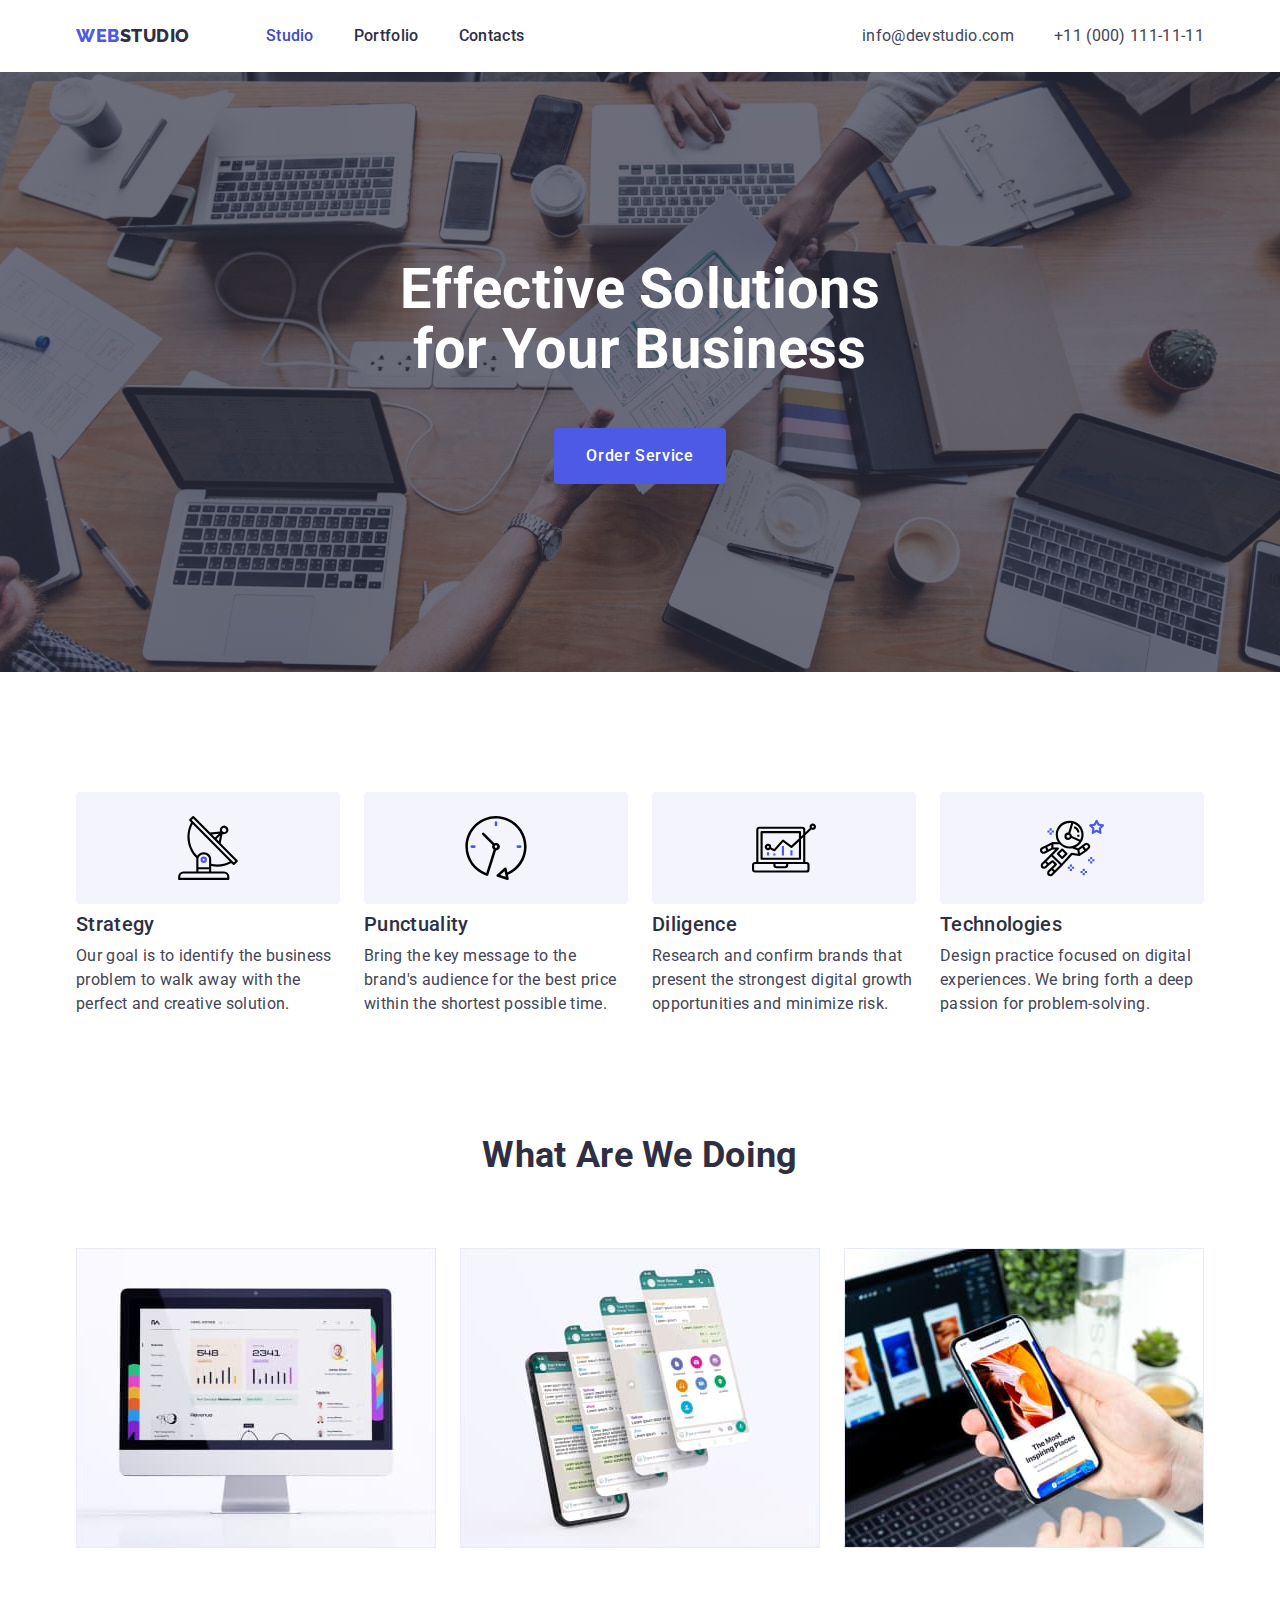
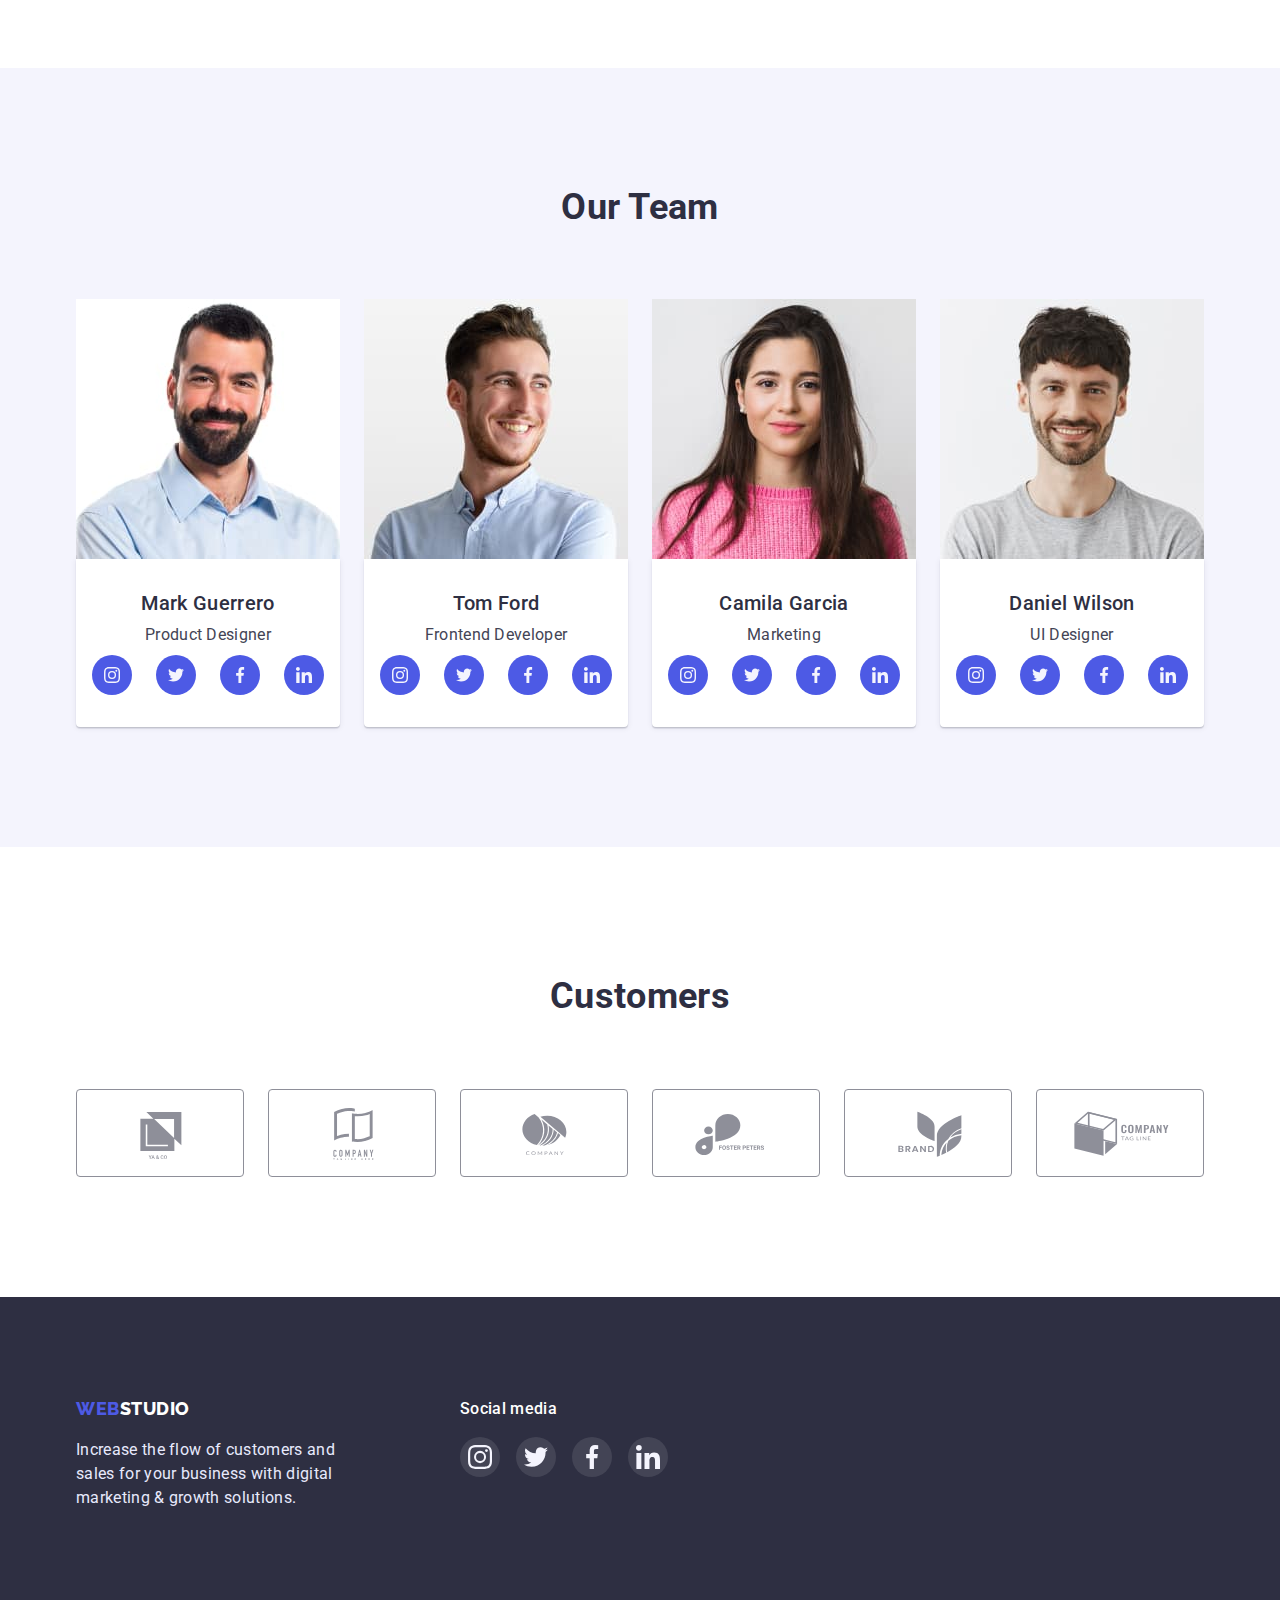
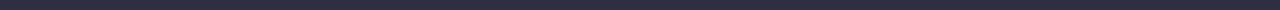
<file: index.html>
<!DOCTYPE html>
<html lang="en">
  <head>
    <meta charset="UTF-8" />
    <meta http-equiv="X-UA-Compatible" content="IE=edge" />
    <meta name="viewport" content="width=device-width, initial-scale=1.0" />
    <title>WEBSTUDIO</title>
    <link rel="preconnect" href="https://fonts.googleapis.com" />
    <link rel="preconnect" href="https://fonts.gstatic.com" crossorigin />
    <link
      href="https://fonts.googleapis.com/css2?family=Raleway:wght@800&family=Roboto:wght@400;500;700;900&display=swap"
      rel="stylesheet"
    />
    <link
      rel="stylesheet"
      href="https://cdn.jsdelivr.net/npm/modern-normalize@1.1.0/modern-normalize.css"
    />
    <link rel="stylesheet" href="./css/styles.css" />
  </head>
  <body>
    <!-- HEADER -->
    <header class="header">
      <div class="header-container container">
        <a href="./index.html" class="logo link"
          >WEB<span class="header-logo">STUDIO</span></a
        >
        <nav class="header-nav">
          <ul class="site-nav list">
            <li>
              <a href="./index.html" class="nav-link link current">Studio</a>
            </li>
            <li>
              <a href="./portfolio.html" class="nav-link link">Portfolio</a>
            </li>
            <li><a href="" class="nav-link link">Contacts</a></li>
          </ul>
        </nav>
        <ul class="contacts list">
          <li>
            <a href="mailto:info@devstudio.com" class="contacts-link link"
              >info@devstudio.com</a
            >
          </li>
          <li>
            <a href="tel:+110001111111" class="contacts-link link"
              >+11 (000) 111-11-11</a
            >
          </li>
        </ul>
      </div>
    </header>
    <main>
      <!-- HERO SECTION -->
      <section class="hero section overlay">
        <div class="container">
          <h1 class="hero-title">Effective Solutions for Your Business</h1>
          <button type="button" class="hero-button button">
            Order Service
          </button>
        </div>
      </section>
      <!-- ADVANTEGES SECTION -->
      <section class="advantages section">
        <div class="container">
          <h2 class="advantages-title hidden">Advantages</h2>
          <ul class="advantages-list list">
            <li>
              <div class="advantages-icon-bcg">
                <svg class="advantages-icon" width="64" height="64">
                  <use href="./images/icons-defs.svg#icon-antenna"></use>
                </svg>
              </div>
              <h3 class="advantages-subtitle">Strategy</h3>
              <p class="advantages-text">
                Our goal is to identify the business problem to walk away with
                the perfect and creative solution.
              </p>
            </li>
            <li>
              <div class="advantages-icon-bcg">
                <svg class="advantages-icon" width="64" height="64">
                  <use href="./images/icons-defs.svg#icon-clock"></use>
                </svg>
              </div>
              <h3 class="advantages-subtitle">Punctuality</h3>
              <p class="advantages-text">
                Bring the key message to the brand's audience for the best price
                within the shortest possible time.
              </p>
            </li>
            <li>
              <div class="advantages-icon-bcg">
                <svg class="advantages-icon" width="64" height="64">
                  <use href="./images/icons-defs.svg#icon-diagram"></use>
                </svg>
              </div>
              <h3 class="advantages-subtitle">Diligence</h3>
              <p class="advantages-text">
                Research and confirm brands that present the strongest digital
                growth opportunities and minimize risk.
              </p>
            </li>
            <li>
              <div class="advantages-icon-bcg">
                <svg class="advantages-icon" width="64" height="64">
                  <use href="./images/icons-defs.svg#icon-astronaut"></use>
                </svg>
              </div>
              <h3 class="advantages-subtitle">Technologies</h3>
              <p class="advantages-text">
                Design practice focused on digital experiences. We bring forth a
                deep passion for problem-solving.
              </p>
            </li>
          </ul>
        </div>
      </section>
      <!-- EXEMPLES SECTION -->
      <section class="examples section">
        <div class="container">
          <h2 class="examples-title">What are we doing</h2>
          <ul class="examples-list list">
            <li>
              <img
                src="./images/do1.jpg"
                alt="Desktop personal computer"
                width="360"
                height="300"
              />
            </li>
            <li>
              <img
                src="./images/do2.jpg"
                alt="Mobile softwear"
                width="360"
                height="300"
              />
            </li>
            <li>
              <img
                src="./images/do3.jpg"
                alt="Smatrphone in a hand"
                width="360"
                height="300"
              />
            </li>
          </ul>
        </div>
      </section>
      <!-- TEAM SECTION -->
      <section class="team section">
        <div class="container">
          <h2 class="team-title">Our Team</h2>
          <ul class="team-list list">
            <li class="team-list-card">
              <img
                src="./images/member1.jpg"
                alt="Mark Guerrero"
                width="264"
                height="260"
              />
              <div class="team-card">
                <h3 class="team-subtitle">Mark Guerrero</h3>
                <p>Product Designer</p>
                <ul class="social-list list">
                  <li>
                    <a
                      class="social-list-link"
                      href="https://instagram.com"
                      aria-label="Instagram"
                      target="_blank"
                      rel="noopener noreferrer"
                      ><svg class="social-icon" width="16" height="16">
                        <use
                          href="./images/icons-defs.svg#icon-instagram"
                        ></use></svg></a>
                  </li>
                  <li>
                    <a
                      class="social-list-link"
                      href="https://twitter.com"
                      aria-label="Twitter"
                      target="_blank"
                      rel="noopener noreferrer"
                      ><svg class="social-icon" width="16" height="16">
                        <use
                          href="./images/icons-defs.svg#icon-twitter"
                        ></use></svg></a>
                  </li>
                  <li>
                    <a
                      class="social-list-link"
                      href="https://facebook.com"
                      aria-label="Facebook"
                      target="_blank"
                      rel="noopener noreferrer"
                      ><svg class="social-icon" width="16" height="16">
                        <use
                          href="./images/icons-defs.svg#icon-facebook"
                        ></use></svg></a>
                  </li>
                  <li>
                    <a
                      class="social-list-link"
                      href="https://linkedin.com"
                      aria-label="Linkedin"
                      target="_blank"
                      rel="noopener noreferrer"
                      ><svg class="social-icon" width="16" height="16">
                        <use
                          href="./images/icons-defs.svg#icon-linkedin"
                        ></use></svg></a>
                  </li>
                </ul>
              </div>
            </li>
            <li class="team-list-card">
              <img
                src="./images/member2.jpg"
                alt="Tom Ford"
                width="264"
                height="260"
              />
              <div class="team-card">
                <h3 class="team-subtitle">Tom Ford</h3>
                <p>Frontend Developer</p>
                <ul class="social-list list">
                  <li>
                    <a
                      class="social-list-link"
                      href="https://instagram.com"
                      aria-label="Instagram"
                      target="_blank"
                      rel="noopener noreferrer"
                      ><svg class="social-icon" width="16" height="16">
                        <use
                          href="./images/icons-defs.svg#icon-instagram"
                        ></use></svg></a>
                  </li>
                  <li>
                    <a
                      class="social-list-link"
                      href="https://twitter.com"
                      aria-label="Twitter"
                      target="_blank"
                      rel="noopener noreferrer"
                      ><svg class="social-icon" width="16" height="16">
                        <use
                          href="./images/icons-defs.svg#icon-twitter"
                        ></use></svg></a>
                  </li>
                  <li>
                    <a
                      class="social-list-link"
                      href="https://facebook.com"
                      aria-label="Facebook"
                      target="_blank"
                      rel="noopener noreferrer"
                      ><svg class="social-icon" width="16" height="16">
                        <use
                          href="./images/icons-defs.svg#icon-facebook"
                        ></use></svg></a>
                  </li>
                  <li>
                    <a
                      class="social-list-link"
                      href="https://linkedin.com"
                      aria-label="Linkedin"
                      target="_blank"
                      rel="noopener noreferrer"
                      ><svg class="social-icon" width="16" height="16">
                        <use
                          href="./images/icons-defs.svg#icon-linkedin"
                        ></use></svg></a>
                  </li>
                </ul>
              </div>
            </li>
            <li class="team-list-card">
              <img
                src="./images/member3.jpg"
                alt="Camila Garcia"
                width="264"
                height="260"
              />
              <div class="team-card">
                <h3 class="team-subtitle">Camila Garcia</h3>
                <p>Marketing</p>
                <ul class="social-list list">
                  <li>
                    <a
                      class="social-list-link"
                      href="https://instagram.com"
                      aria-label="Instagram"
                      target="_blank"
                      rel="noopener noreferrer"
                      ><svg class="social-icon" width="16" height="16">
                        <use
                          href="./images/icons-defs.svg#icon-instagram"
                        ></use></svg></a>
                  </li>
                  <li>
                    <a
                      class="social-list-link"
                      href="https://twitter.com"
                      aria-label="Twitter"
                      target="_blank"
                      rel="noopener noreferrer"
                      ><svg class="social-icon" width="16" height="16">
                        <use
                          href="./images/icons-defs.svg#icon-twitter"
                        ></use></svg></a>
                  </li>
                  <li>
                    <a
                      class="social-list-link"
                      href="https://facebook.com"
                      aria-label="Facebook"
                      target="_blank"
                      rel="noopener noreferrer"
                      ><svg class="social-icon" width="16" height="16">
                        <use
                          href="./images/icons-defs.svg#icon-facebook"
                        ></use></svg></a>
                  </li>
                  <li>
                    <a
                      class="social-list-link"
                      href="https://linkedin.com"
                      aria-label="Linkedin"
                      target="_blank"
                      rel="noopener noreferrer"
                      ><svg class="social-icon" width="16" height="16">
                        <use
                          href="./images/icons-defs.svg#icon-linkedin"
                        ></use></svg></a>
                  </li>
                </ul>
              </div>
            </li>
            <li class="team-list-card">
              <img
                src="./images/member4.jpg"
                alt="Daniel Wilson"
                width="264"
                height="260"
              />
              <div class="team-card">
                <h3 class="team-subtitle">Daniel Wilson</h3>
                <p>UI Designer</p>
                <ul class="social-list list">
                  <li>
                    <a
                      class="social-list-link"
                      href="https://instagram.com"
                      aria-label="Instagram"
                      target="_blank"
                      rel="noopener noreferrer"
                      ><svg class="social-icon" width="16" height="16">
                        <use
                          href="./images/icons-defs.svg#icon-instagram"
                        ></use></svg></a>
                  </li>
                  <li>
                    <a
                      class="social-list-link"
                      href="https://twitter.com"
                      aria-label="Twitter"
                      target="_blank"
                      rel="noopener noreferrer"
                      ><svg class="social-icon" width="16" height="16">
                        <use
                          href="./images/icons-defs.svg#icon-twitter"
                        ></use></svg></a>
                  </li>
                  <li>
                    <a
                      class="social-list-link"
                      href="https://facebook.com"
                      aria-label="Facebook"
                      target="_blank"
                      rel="noopener noreferrer"
                      ><svg class="social-icon" width="16" height="16">
                        <use
                          href="./images/icons-defs.svg#icon-facebook"
                        ></use></svg></a>
                  </li>
                  <li>
                    <a
                      class="social-list-link"
                      href="https://linkedin.com"
                      aria-label="Linkedin"
                      target="_blank"
                      rel="noopener noreferrer"
                      ><svg class="social-icon" width="16" height="16">
                        <use
                          href="./images/icons-defs.svg#icon-linkedin"
                        ></use></svg></a>
                  </li>
                </ul>
              </div>
            </li>
          </ul>
        </div>
      </section>

      <!-- CUSTOMER SECTION -->
      <section class="customers section">
        <div class="container">
          <h2 class="customers-title">Customers</h2>
          <ul class="customers-list list">
            <li>
              <a class="customers-list-link" href=""
                ><svg class="customers-icon" width="104" height="56">
                  <use href="./images/icons-defs.svg#icon-customer1"></use></svg></a>
            </li>
            <li>
              <a class="customers-list-link" href=""
                ><svg class="customers-icon" width="104" height="56">
                  <use href="./images/icons-defs.svg#icon-customer2"></use></svg></a>
            </li>
            <li>
              <a class="customers-list-link" href=""
                ><svg class="customers-icon" width="104" height="56">
                  <use href="./images/icons-defs.svg#icon-customer3"></use></svg></a>
            </li>
            <li>
              <a class="customers-list-link" href=""
                ><svg class="customers-icon" width="104" height="56">
                  <use href="./images/icons-defs.svg#icon-customer4"></use></svg></a>
            </li>
            <li>
              <a class="customers-list-link" href=""
                ><svg class="customers-icon" width="104" height="56">
                  <use href="./images/icons-defs.svg#icon-customer5"></use></svg></a>
            </li>
            <li>
              <a class="customers-list-link" href=""
                ><svg class="customers-icon" width="104" height="56">
                  <use href="./images/icons-defs.svg#icon-customer6"></use></svg></a>
            </li>
          </ul>
        </div>
      </section>
    </main>
    <!-- FOOTER -->
    <footer class="footer">
      <div class="container">
        <div class="footer-container">
          <div>
            <a href="/" class="logo link"
              >WEB<span class="footer-logo">STUDIO</span></a
            >
            <p class="footer-text">
              Increase the flow of customers and sales for your business with
              digital marketing & growth solutions.
            </p>
          </div>
          <div>
            <h2 class="footer-subtitle">Social media</h2>
            <ul class="footer-social-list list">
              <li>
                <a
                  class="footer-social-list-link"
                  href="https://instagram.com"
                  aria-label="Instagram"
                  target="_blank"
                  rel="noopener noreferrer"
                  ><svg class="footer-social-icon" width="24 " height="24">
                    <use
                      href="./images/icons-defs.svg#icon-instagram"
                    ></use></svg></a>
              </li>
              <li>
                <a
                  class="footer-social-list-link"
                  href="https://twitter.com"
                  aria-label="Twitter"
                  target="_blank"
                  rel="noopener noreferrer"
                  ><svg class="footer-social-icon" width="24 " height="24">
                    <use href="./images/icons-defs.svg#icon-twitter"></use></svg></a>
              </li>
              <li>
                <a
                  class="footer-social-list-link"
                  href="https://facebook.com"
                  aria-label="Facebook"
                  target="_blank"
                  rel="noopener noreferrer"
                  ><svg class="footer-social-icon" width="24 " height="24">
                    <use
                      href="./images/icons-defs.svg#icon-facebook"
                    ></use></svg></a>
              </li>
              <li>
                <a
                  class="footer-social-list-link"
                  href="https://linkedin.com"
                  aria-label="Linkedin"
                  target="_blank"
                  rel="noopener noreferrer"
                  ><svg class="footer-social-icon" width="24 " height="24">
                    <use
                      href="./images/icons-defs.svg#icon-linkedin"
                    ></use></svg></a>
              </li>
            </ul>
          </div>
        </div>
      </div>
    </footer>
  </body>
</html>
</file>
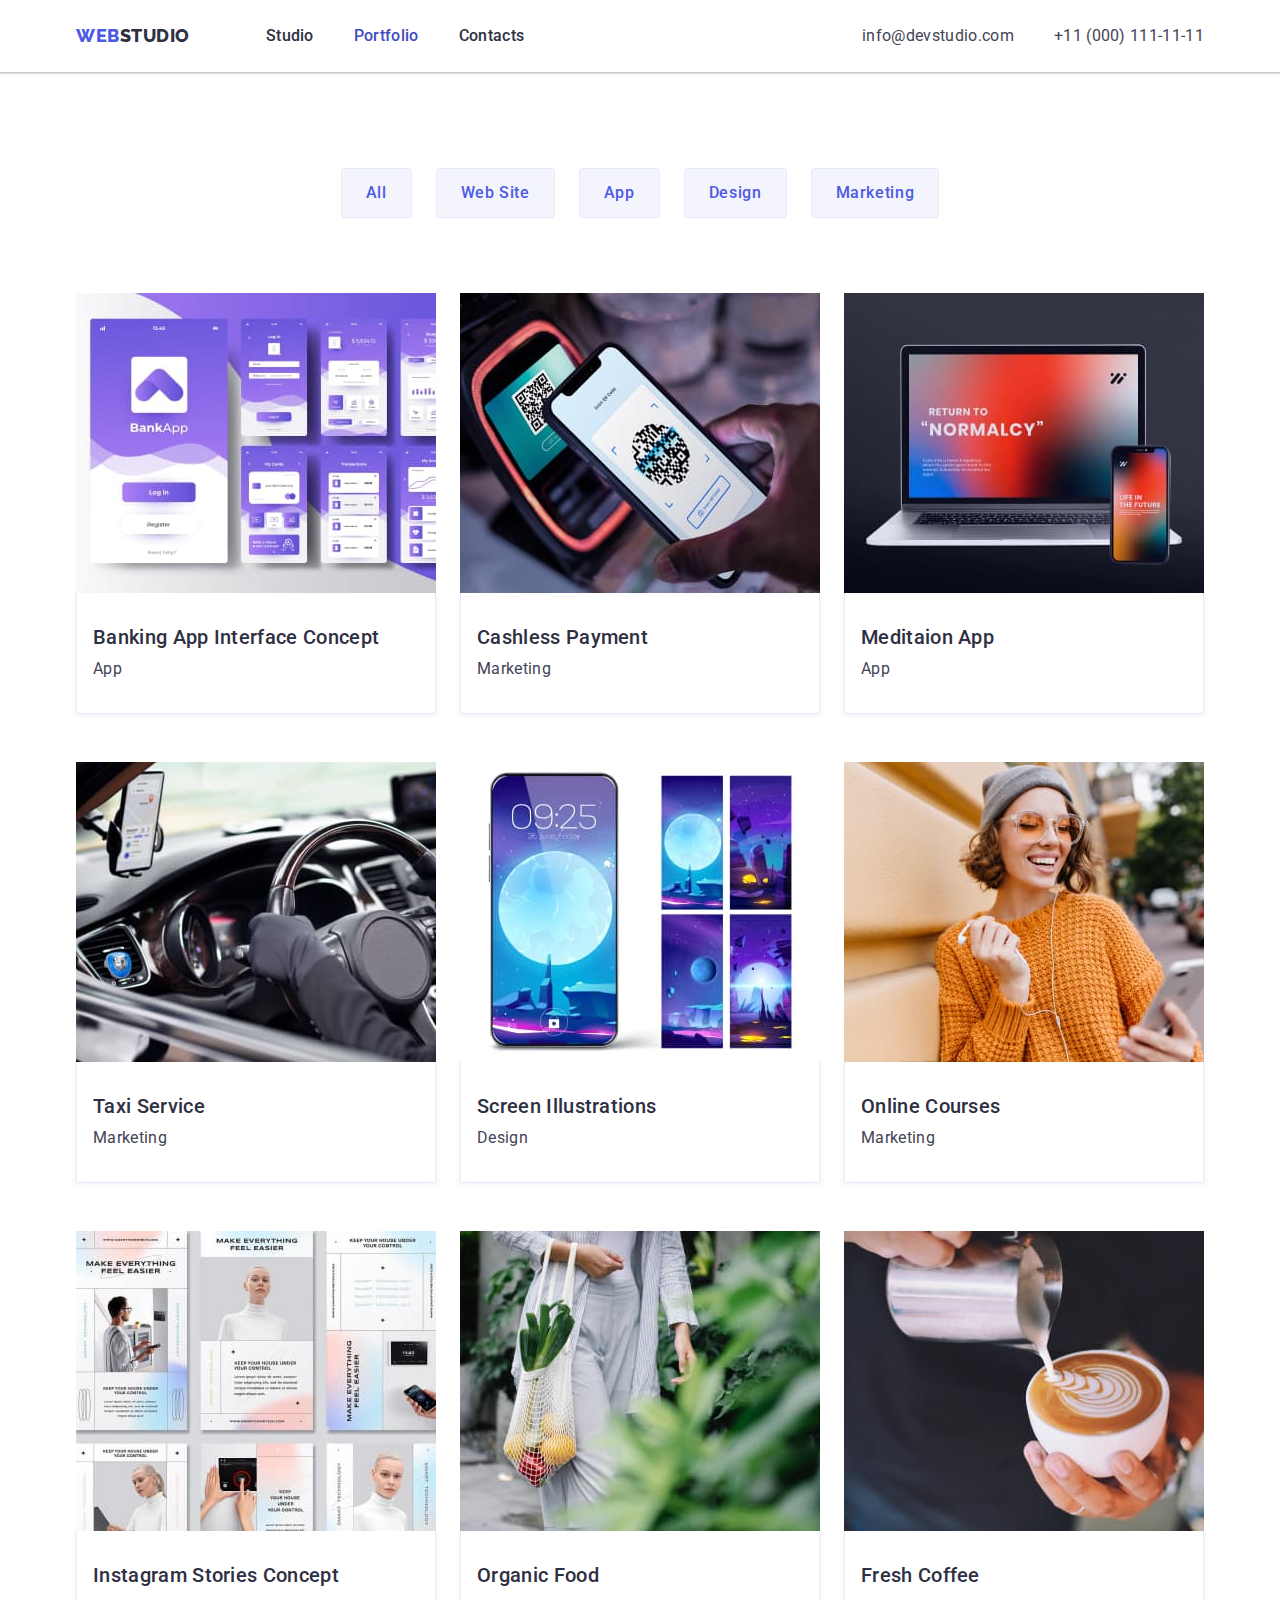
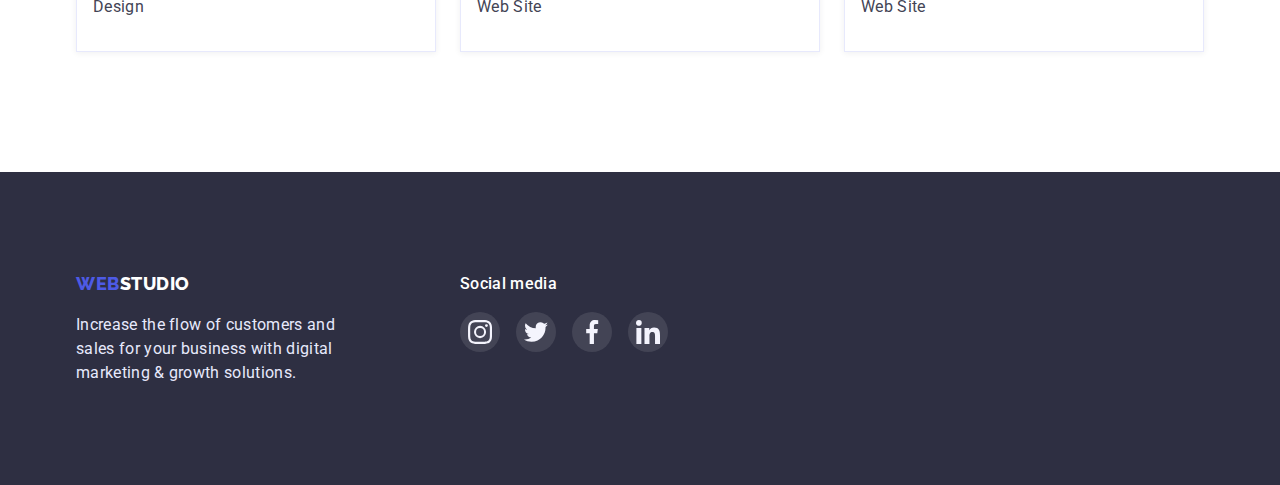
<file: portfolio.html>
<!DOCTYPE html>
<html lang="en">
  <head>
    <meta charset="UTF-8" />
    <meta http-equiv="X-UA-Compatible" content="IE=edge" />
    <meta name="viewport" content="width=device-width, initial-scale=1.0" />
    <title>Portfolio</title>
    <link rel="preconnect" href="https://fonts.googleapis.com" />
    <link rel="preconnect" href="https://fonts.gstatic.com" crossorigin />
    <link
      href="https://fonts.googleapis.com/css2?family=Raleway:wght@800&family=Roboto:wght@400;500;700;900&display=swap"
      rel="stylesheet"
    />
    <link
      rel="stylesheet"
      href="https://cdn.jsdelivr.net/npm/modern-normalize@1.1.0/modern-normalize.css"
    />
    <link rel="stylesheet" href="./css/styles.css" />
  </head>
  <body>
    <!-- HEADER -->
    <header class="header">
      <div class="header-container container">
        <a href="./index.html" class="logo link"
          >WEB<span class="header-logo">STUDIO</span></a
        >
        <nav class="header-nav">
          <ul class="site-nav list">
            <li>
              <a href="./index.html" class="nav-link link">Studio</a>
            </li>
            <li>
              <a href="./portfolio.html" class="nav-link link current"
                >Portfolio</a
              >
            </li>
            <li><a href="" class="nav-link link">Contacts</a></li>
          </ul>
        </nav>
        <ul class="contacts list">
          <li>
            <a href="mailto:info@devstudio.com" class="contacts-link link"
              >info@devstudio.com</a
            >
          </li>
          <li>
            <a href="tel:+110001111111" class="contacts-link link"
              >+11 (000) 111-11-11</a
            >
          </li>
        </ul>
      </div>
    </header>
    <main>
      <!-- PORTFOLIO SECTION -->
      <section class="portfolio section">
        <div class="container">
          <h1 class="portfolio-title hidden">Our products</h1>
          <ul class="portfolio-filter list">
            <li>
              <button type="button" class="filter-button button">All</button>
            </li>
            <li>
              <button type="button" class="filter-button button">
                Web Site
              </button>
            </li>
            <li>
              <button type="button" class="filter-button button">App</button>
            </li>
            <li>
              <button type="button" class="filter-button button">Design</button>
            </li>
            <li>
              <button type="button" class="filter-button button">
                Marketing
              </button>
            </li>
          </ul>
          <ul class="portfolio-set list">
            <li class="portfolio-set-item">
              <a href="" class="link">
                <img
                  src="./images/banking-app.jpg"
                  alt="Banking App Interface Concept"
                  width="360"
                  height="300"
                />
                <div class="portfolio-card">
                  <h2 class="portfolio-subtitle">
                    Banking App Interface Concept
                  </h2>
                  <p class="portfolio-text">App</p>
                </div>
              </a>
            </li>
            <li class="portfolio-set-item">
              <a href="" class="link">
                <img
                  src="./images/cashless-payment.jpg"
                  alt="Cashless Payment"
                  width="360"
                  height="300"
                />
                <div class="portfolio-card">
                  <h2 class="portfolio-subtitle">Cashless Payment</h2>
                  <p class="portfolio-text">Marketing</p>
                </div>
              </a>
            </li>
            <li class="portfolio-set-item">
              <a href="" class="link">
                <img
                  src="./images/meditaion-app.jpg"
                  alt="Meditaion App"
                  width="360"
                  height="300"
                />
                <div class="portfolio-card">
                  <h2 class="portfolio-subtitle">Meditaion App</h2>
                  <p class="portfolio-text">App</p>
                </div>
              </a>
            </li>
            <li class="portfolio-set-item">
              <a href="" class="link">
                <img
                  src="./images/taxi-service.jpg"
                  alt="Taxi Service"
                  width="360"
                  height="300"
                />
                <div class="portfolio-card">
                  <h2 class="portfolio-subtitle">Taxi Service</h2>
                  <p class="portfolio-text">Marketing</p>
                </div>
              </a>
            </li>
            <li class="portfolio-set-item">
              <a href="" class="link">
                <img
                  src="./images/screen-illustrations.jpg"
                  alt="Screen Illustrations"
                  width="360"
                  height="300"
                />
                <div class="portfolio-card">
                  <h2 class="portfolio-subtitle">Screen Illustrations</h2>
                  <p class="portfolio-text">Design</p>
                </div>
              </a>
            </li>
            <li class="portfolio-set-item">
              <a href="" class="link">
                <img
                  src="./images/online-courses.jpg"
                  alt="Online Courses"
                  width="360"
                  height="300"
                />
                <div class="portfolio-card">
                  <h2 class="portfolio-subtitle">Online Courses</h2>
                  <p class="portfolio-text">Marketing</p>
                </div>
              </a>
            </li>
            <li class="portfolio-set-item">
              <a href="" class="link">
                <img
                  src="./images/instagram-stories.jpg"
                  alt="Instagram Stories Concept"
                  width="360"
                  height="300"
                />
                <div class="portfolio-card">
                  <h2 class="portfolio-subtitle">Instagram Stories Concept</h2>
                  <p class="portfolio-text">Design</p>
                </div>
              </a>
            </li>
            <li class="portfolio-set-item">
              <a href="" class="link">
                <img
                  src="./images/organic-food.jpg"
                  alt="Organic Food"
                  width="360"
                  height="300"
                />
                <div class="portfolio-card">
                  <h2 class="portfolio-subtitle">Organic Food</h2>
                  <p class="portfolio-text">Web Site</p>
                </div>
              </a>
            </li>
            <li class="portfolio-set-item">
              <a href="" class="link">
                <img
                  src="./images/fresh-coffee.jpg"
                  alt="Fresh Coffee"
                  width="360"
                  height="300"
                />
                <div class="portfolio-card">
                  <h2 class="portfolio-subtitle">Fresh Coffee</h2>
                  <p class="portfolio-text">Web Site</p>
                </div>
              </a>
            </li>
          </ul>
        </div>
      </section>
    </main>
    <!-- FOOTER -->
    <footer class="footer">
      <div class="container">
        <div class="footer-container">
          <div>
            <a href="/" class="logo link"
              >WEB<span class="footer-logo">STUDIO</span></a
            >
            <p class="footer-text">
              Increase the flow of customers and sales for your business with
              digital marketing & growth solutions.
            </p>
          </div>
          <div>
            <h2 class="footer-subtitle">Social media</h2>
            <ul class="footer-social-list list">
              <li>
                <a
                  class="footer-social-list-link"
                  href="https://instagram.com"
                  aria-label="Instagram"
                  target="_blank"
                  rel="noopener noreferrer"
                  ><svg class="footer-social-icon" width="24 " height="24">
                    <use
                      href="./images/icons-defs.svg#icon-instagram"
                    ></use></svg></a>
              </li>
              <li>
                <a
                  class="footer-social-list-link"
                  href="https://twitter.com"
                  aria-label="Twitter"
                  target="_blank"
                  rel="noopener noreferrer"
                  ><svg class="footer-social-icon" width="24 " height="24">
                    <use href="./images/icons-defs.svg#icon-twitter"></use></svg></a>
              </li>
              <li>
                <a
                  class="footer-social-list-link"
                  href="https://facebook.com"
                  aria-label="Facebook"
                  target="_blank"
                  rel="noopener noreferrer"
                  ><svg class="footer-social-icon" width="24 " height="24">
                    <use
                      href="./images/icons-defs.svg#icon-facebook"
                    ></use></svg></a>
              </li>
              <li>
                <a
                  class="footer-social-list-link"
                  href="https://linkedin.com"
                  aria-label="Linkedin"
                  target="_blank"
                  rel="noopener noreferrer"
                  ><svg class="footer-social-icon" width="24 " height="24">
                    <use
                      href="./images/icons-defs.svg#icon-linkedin"
                    ></use></svg></a>
              </li>
            </ul>
          </div>
        </div>
      </div>
    </footer>
  </body>
</html>
</file>
<file: css/styles.css>
/* CSS Custom Properties */

:root {
    /* Fonts */
    --main-font: 'Roboto', sans-serif;
    --logo-font: 'Raleway', sans-serif;

    /* Colors */
    --primary-brand: #4D5AE5;
    --pressed-state: #404BBF;
    --dark: #2E2F42;
    --success: #31D0AA;
    --text: #434455;
    --subtle-text: #8E8F99;
    --accent: #E7E9FC;
    --light: #F4F4FD;
    --modal-overlay: #2E2F42;
    --hero-background: #2E2F42;
    --white-color: #ffffff;

    /* Others */
    --radius: 4px;
}

/* General styles */

body {
    font-family: var(--main-font);
    color: var(--text);
    background-color: var(--white-color);
    letter-spacing: 0.02em;
    font-size: 16px;
    line-height: 1.5;
}

h1, h2, h3, h4, h5, h6, p, ul {
    margin: 0;
    padding: 0;
}

img {
    display: block;
    max-width: 100%;
    height: auto;
}

.container {
    width: 1158px;
    margin: 0 auto;
    padding: 0 15px;
    

    /* outline: 2px solid tomato;
    outline-offset: -2px; */
}

.section {
    padding: 120px 0;
}

.link {
    text-decoration: none;
    color: inherit;
}

.list {
    list-style: none;
}

.button {
    font-family: inherit;
    font-weight: 500;
    font-size: 16px;
    line-height: 1.5;
    letter-spacing: 0.04em;
    cursor: pointer;
    border: none;
    border-radius: var(--radius);
    text-align: center;
}

/* Header styles*/

.header {
    border-bottom: 1px solid #E7E9FC;
    border-bottom: 1440px;
    box-shadow: 0px 2px 1px rgba(46, 47, 66, 0.08), 0px 1px 1px rgba(46, 47, 66, 0.16), 0px 1px 6px rgba(46, 47, 66, 0.08);
}

.header-container {
    display: flex;
    align-items: center;
}

.logo {
    font-family: var(--logo-font);
    font-weight: 800;
    font-size: 18px;
    line-height: 1.3;
    letter-spacing: 0.03em;
    text-transform: uppercase;
    color: var(--primary-brand);
    margin-right: 76px;
}

.header-logo {
    color: var(--dark);
}

.site-nav {
    display: flex;
    gap: 40px;
}

.header-nav {
    margin-right: auto;
}

.nav-link {
    color: var(--dark);    
    font-weight: 500;
    display: block;
    padding-top: 24px;
    padding-bottom: 24px;
}

.nav-link.current {
    color: var(--pressed-state);
}

.nav-link:hover, .nav-link:focus {
    color: var(--pressed-state);
}

.contacts-link {
    color: var(--text);
}

.contacts-link:hover, .contacts-link:focus {
    color: var(--pressed-state);
}

.contacts {
    display: flex;
    align-items: center;
    gap: 40px;
}

/* Footer styles */

.footer-logo {
    color: var(--white-color);
}

.footer {
    background-color: var(--dark);
    padding: 100px 0;
}

.footer-text {
    color: var(--accent);
    width: 264px;
    margin-top: 16px;
}

.footer-subtitle {
    font-weight: 500;
    font-size: 16px;
    line-height: 1, 5;
    color: var(--white-color);
    margin-bottom: 16px;
}

.footer-social-list {
    display: flex;
    justify-content: center;
    gap: 16px;
}

.footer-social-list-link {
    display: flex;
    justify-content: center;
    align-items: center;
    width: 40px;
    height: 40px;
    background: rgba(255, 255, 255, 0.1);
    border-radius: 50%;
    color: var(--light);
}

.footer-social-icon {
    fill: currentColor;
}

.footer-social-list-link:hover,
.footer-social-list-link:focus {
    background: var(--success);
}

.footer-container {
    display: flex;
    gap: 120px;
}

/* Hero section styles */

.hero {
    background-color: var(--dark);
    text-align: center;
    padding: 188px 0;
}

.hero-title {
    color: var(--white-color); 
    font-weight: 700;
    font-size: 56px;
    line-height: 1.07;
    margin-bottom: 48px;
    width: 494px;
    margin-left: auto;
    margin-right: auto;
}

.hero-button {
    color: var(--white-color);
    background-color: var(--primary-brand);
    padding: 16px 32px;
}

.hero-button:hover,
.hero-button:focus {
    color: var(--white-color);
    background-color: var(--pressed-state);
}

.overlay {
    max-width: 1440px;
    height: 600px;
    margin-left: auto;
    margin-right: auto;
    background-image: linear-gradient(to right, rgba(46, 47, 66, 0.7), rgba(46, 47, 66, 0.7)), url(../images/people-office1.jpg);
    background-position: center;
    background-repeat: no-repeat;
    background-size: cover;
}

/* Title styles for different sections */

.advantages-title, .examples-title, .team-title, .customers-title, .portfolio-title {
    color: var(--dark);
    font-weight: 700;
    font-size: 36px;
    line-height: 1.1;
    text-transform: capitalize;
    text-align: center;
}

/* Subtitles styles for different sections */

.advantages-subtitle, .team-subtitle, .portfolio-subtitle {
    color: var(--dark);
    font-weight: 500;
    font-size: 20px;
    line-height: 1.2;
    margin-bottom: 8px;
}

/* Advantages section styles */

.hidden {
    position: absolute;
    width: 1px;
    height: 1px;
    margin: -1px;
    border: 0;
    padding: 0;
    white-space: nowrap;
    clip-path: inset(100%);
    clip: rect(0 0 0 0);
    overflow: hidden;
}

.advantages-list {
    display: flex;
    align-items: flex-start;
    gap: 24px;
}

.advantages-text {
    max-width: 264px;
}

.advantages-icon-bcg {

    height: 112px;
    background: var(--light);
    border-radius: var(--radius);
    margin-bottom: 8px;
    padding: 24px 100px;
}

/* Examples section styles  */

.examples {
    padding-top: 0;
}
.examples-title {
    margin-bottom: 72px;
}

.examples-list {
    display: flex;
    align-items: center;
    gap: 24px;
}

/* Team section styles */

.team {
    background-color: var(--light);
}

.team-title {
    margin-bottom: 72px;
}

.team-list {
    display: flex;
    align-items: center;
    gap: 24px;
}

.team-card {
    padding: 32px 16px;
    text-align: center;
    background: var(--white-color);
    box-shadow: 0px 1px 6px rgba(46, 47, 66, 0.08), 0px 1px 1px rgba(46, 47, 66, 0.16), 0px 2px 1px rgba(46, 47, 66, 0.08);
    border-radius: 0px 0px var(--radius) var(--radius);
}

.social-list {
    display: flex;
    justify-content: center;
    gap: 24px;
    margin-top: 8px;
}

.social-list-link {
    display: flex;
    justify-content: center;
    align-items: center;
    width: 40px;
    height: 40px;
    background-color: var(--primary-brand);
    border-radius: 50%;
    color: var(--light);
}

.social-list-link:hover {
    background-color: var(--pressed-state);
}

.social-icon {
    fill: currentColor;
}

/* Customers section styles */

.customers {
    padding-top: 130px;
}

.customers-title {
    margin-bottom: 72px;
}

.customers-list {
    display: flex;
    justify-content: center;
    gap: 24px;

}

.customers-list-link {
    display: flex;
    justify-content: center;
    align-items: center;
    width: 168px;
    height: 88px;
    border: 1px solid var(--subtle-text);
    border-radius: var(--radius);
    color: var(--subtle-text)
}

.customers-icon {
    fill: currentColor;
}

.customers-list-link:hover .customers-icon,
.customers-list-link:focus .customers-icon {
    fill: var(--pressed-state);
}

.customers-list-link:hover,
.customers-list-link:focus {
    border-color: var(--pressed-state);
}

/* Portfolio section styles */

.portfolio {
    padding-top: 96px;
}

.portfolio-filter {
    display: flex;
    justify-content: center;
    align-items: center;
    gap: 24px;
    margin-bottom: 75px;
}

.filter-button {
    color: var(--primary-brand);
    background-color: var(--light);
    padding: 12px 24px;
    border: 1px solid var(--accent);
    border-radius: var(--radius);
}

.filter-button:hover, .filter-button:focus {
    color: var(--white-color);
    background-color: var(--pressed-state);
    border: 1px solid var(--pressed-state);
    box-shadow: 0px 3px 1px rgba(0, 0, 0, 0.1), 0px 2px 1px rgba(0, 0, 0, 0.08), 0px 2px 2px rgba(0, 0, 0, 0.12);
    border-radius: var(--radius);
}

.portfolio-card {
    border: 1px solid var(--accent);
    box-shadow: 0px 1px 6px rgba(46, 47, 66, 0.08);
    border-top: none;
    padding-top: 32px;
    padding-bottom: 32px;
    padding-left: 16px;
}

.portfolio-set {
    display: flex;
    flex-wrap: wrap;
    row-gap: 48px;
    column-gap: 24px;
}

.portfolio-set-item:hover {
    box-shadow: 0px 1px 6px rgba(46, 47, 66, 0.08), 0px 1px 1px rgba(46, 47, 66, 0.16), 0px 2px 1px rgba(46, 47, 66, 0.08);
}

.portfolio-set-item {
    flex-basis: calc((100% - 24px*2) / 3);
}
</file>
